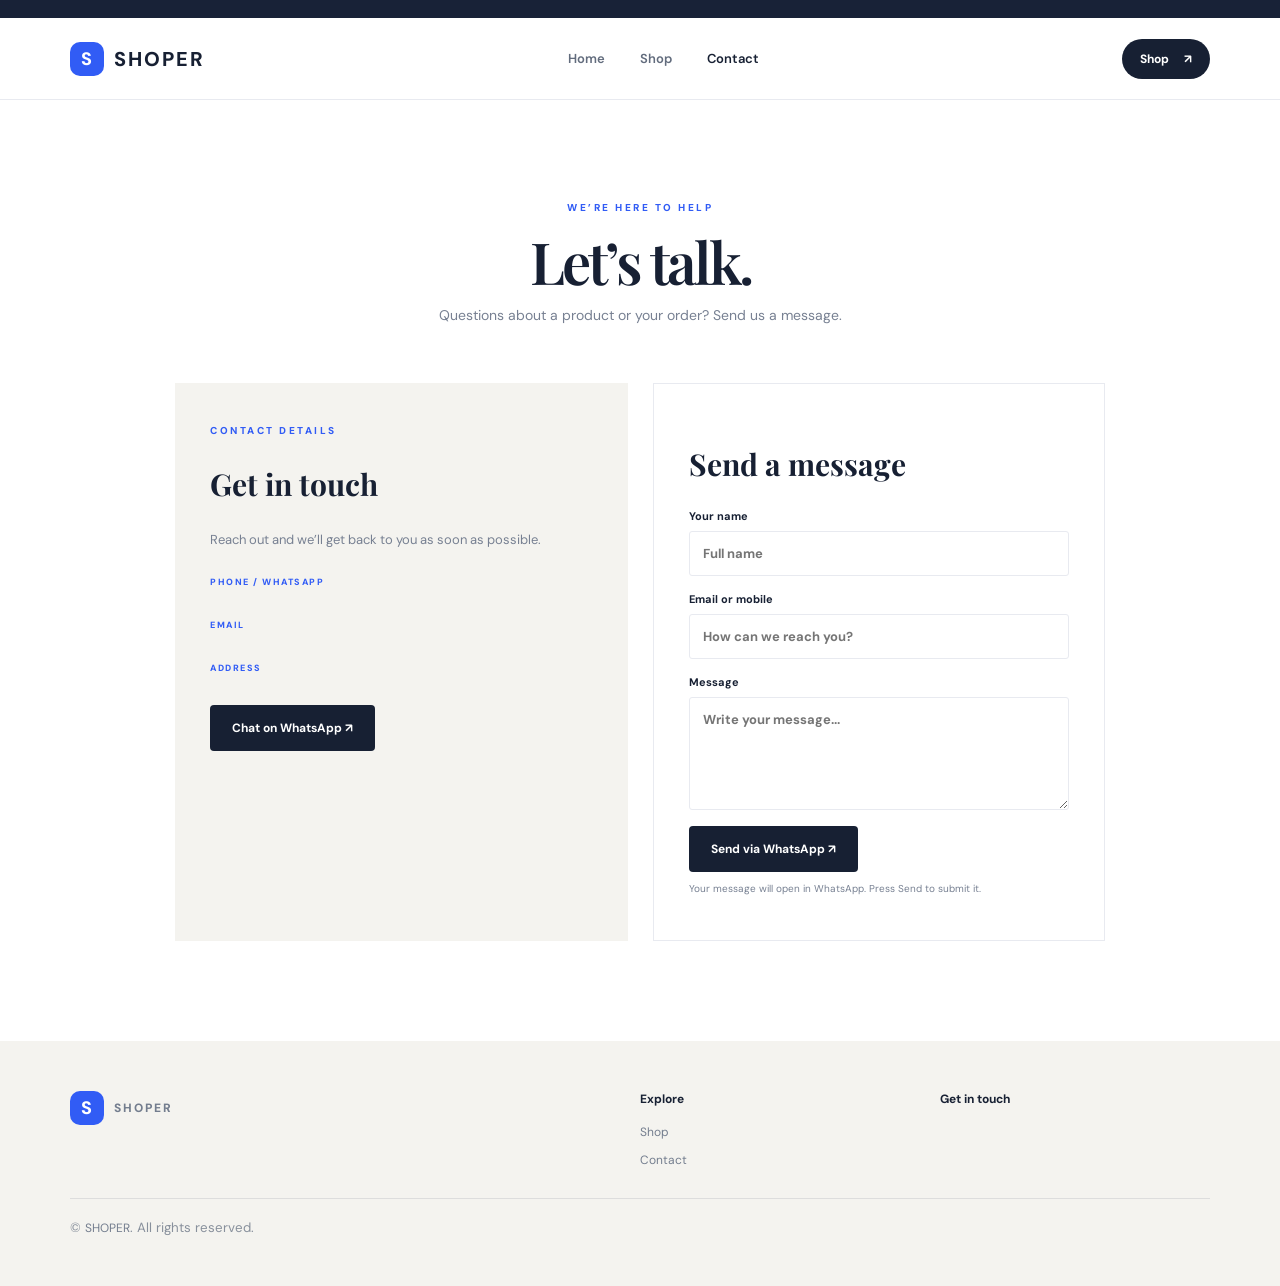
<file: contact.html>
<!doctype html><html lang="en"><head><meta charset="utf-8"><meta name="viewport" content="width=device-width,initial-scale=1"><title>Contact | SHOPER</title><link rel="stylesheet" href="style.css"></head><body><div id="announcement" class="announcement"></div><header class="header"><a class="logo" href="index.html"><span class="logo-mark" id="logoMark">S</span><img id="logoImg" hidden><span id="storeName">SHOPER</span></a><nav><a href="index.html">Home</a><a href="shop.html">Shop</a><a href="contact.html" class="active">Contact</a></nav><div class="header-actions"><a class="cart-link" href="shop.html">Shop <span>↗</span></a></div></header><main class="inner-page contact-page"><div class="page-heading"><span class="kicker">WE’RE HERE TO HELP</span><h1>Let’s talk.</h1><p>Questions about a product or your order? Send us a message.</p></div><div class="contact-layout"><section class="contact-card"><span class="kicker">CONTACT DETAILS</span><h2>Get in touch</h2><p>Reach out and we’ll get back to you as soon as possible.</p><div class="contact-detail"><small>PHONE / WHATSAPP</small><b id="contactPhone"></b></div><div class="contact-detail"><small>EMAIL</small><b id="contactEmail"></b></div><div class="contact-detail"><small>ADDRESS</small><b id="contactAddress"></b></div><a class="button dark-button" id="contactWhatsApp" target="_blank">Chat on WhatsApp ↗</a></section><form id="contactForm" class="contact-form"><h2>Send a message</h2><label>Your name<input required id="cName" placeholder="Full name"></label><label>Email or mobile<input required id="cReply" placeholder="How can we reach you?"></label><label>Message<textarea required id="cMessage" rows="5" placeholder="Write your message..."></textarea></label><button class="button dark-button">Send via WhatsApp ↗</button><p class="form-note">Your message will open in WhatsApp. Press Send to submit it.</p></form></div></main><footer id="siteFooter" hidden><div><a class="logo" href="index.html"><span class="logo-mark">S</span><span class="footer-store-name">SHOPER</span></a><p id="footerTagline"></p></div><div><b>Explore</b><a href="shop.html">Shop</a><a href="contact.html">Contact</a></div><div><b>Get in touch</b><span id="footerPhone"></span><span id="footerEmail"></span></div><small>© <span id="year"></span> <span class="footer-store-name">SHOPER</span>. All rights reserved.</small></footer><script type="module" src="store.js"></script></body></html>
</file>
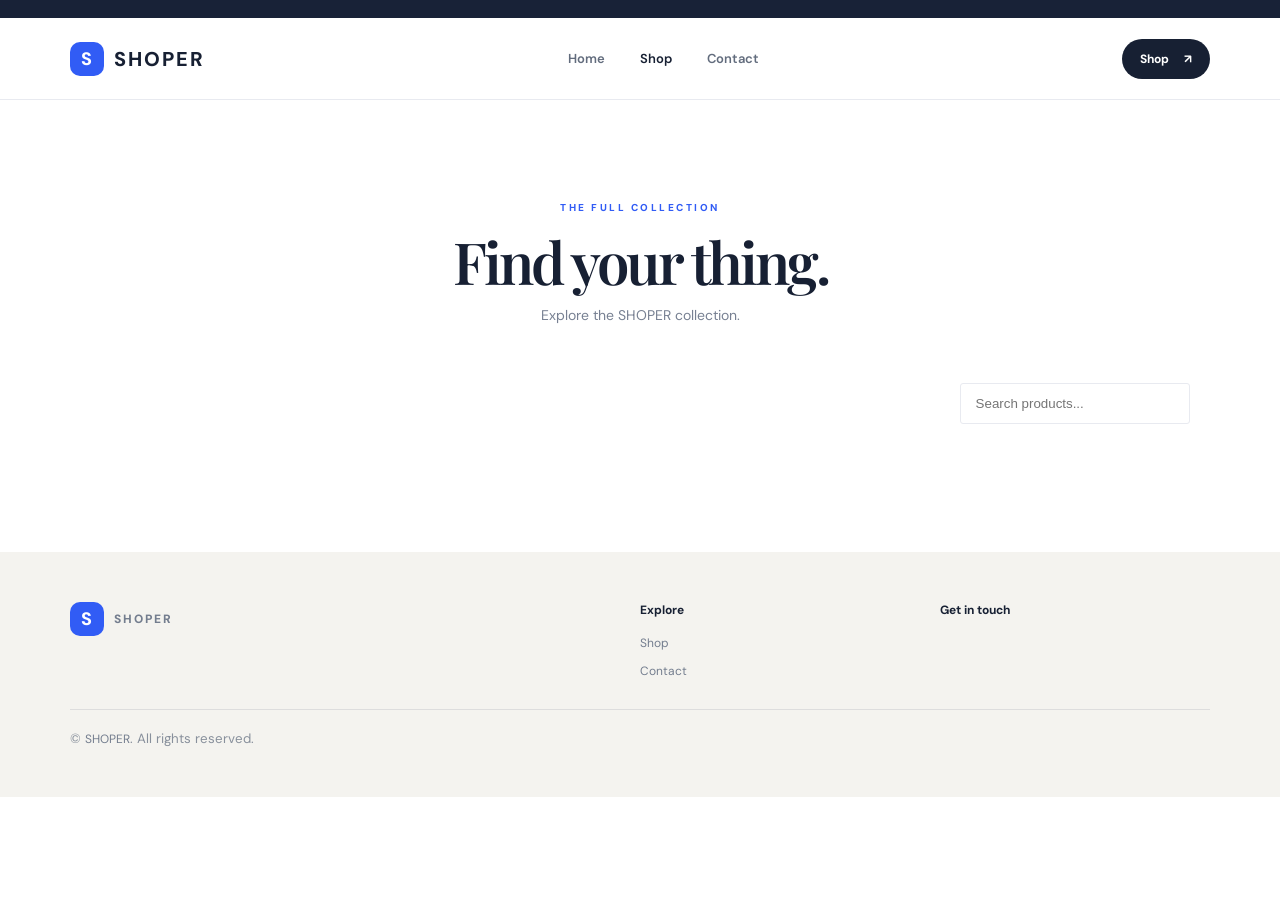
<file: shop.html>
<!doctype html><html lang="en"><head><meta charset="utf-8"><meta name="viewport" content="width=device-width,initial-scale=1"><title>Shop | SHOPER</title><link rel="stylesheet" href="style.css"></head><body><div id="announcement" class="announcement"></div><header class="header"><a class="logo" href="index.html"><span class="logo-mark" id="logoMark">S</span><img id="logoImg" hidden><span id="storeName">SHOPER</span></a><nav><a href="index.html">Home</a><a href="shop.html" class="active">Shop</a><a href="contact.html" id="contactNav">Contact</a></nav><div class="header-actions"><a class="cart-link" href="shop.html">Shop <span>↗</span></a></div></header><main class="inner-page"><div class="page-heading"><span class="kicker">THE FULL COLLECTION</span><h1>Find your thing.</h1><p>Explore the SHOPER collection.</p></div><div class="shop-toolbar"><div id="shopCategories" class="filter-chips"></div><input id="shopSearch" class="search-input" placeholder="Search products..."></div><div id="allProducts" class="product-grid"></div><p id="noResults" class="no-results" hidden>No products found in this category.</p></main><footer id="siteFooter" hidden><div><a class="logo" href="index.html"><span class="logo-mark">S</span><span class="footer-store-name">SHOPER</span></a><p id="footerTagline"></p></div><div><b>Explore</b><a href="shop.html">Shop</a><a href="contact.html">Contact</a></div><div><b>Get in touch</b><span id="footerPhone"></span><span id="footerEmail"></span></div><small>© <span id="year"></span> <span class="footer-store-name">SHOPER</span>. All rights reserved.</small></footer><script type="module" src="store.js"></script></body></html>
</file>
<file: style.css>
@import url('https://fonts.googleapis.com/css2?family=DM+Sans:wght@400;500;600;700;800&family=Playfair+Display:ital,wght@0,600;0,700;1,600;1,700&display=swap');:root{--accent:#315cf5;--ink:#172033;--muted:#778092;--line:#e8eaf0;--cream:#f5f4f0}*{box-sizing:border-box}body{margin:0;color:var(--ink);font-family:'DM Sans',Arial,sans-serif;background:#fff}a{color:inherit;text-decoration:none}.announcement{background:#182237;color:white;text-align:center;padding:9px 15px;font-size:10px;letter-spacing:2px;font-weight:700}.header{height:82px;padding:0 max(calc((100% - 1240px)/2),5.5%);display:flex;align-items:center;justify-content:space-between;border-bottom:1px solid var(--line);background:#fff;position:sticky;top:0;z-index:5}.logo{display:flex;align-items:center;gap:10px;font-size:20px;font-weight:800;letter-spacing:2px}.logo-mark{width:34px;height:34px;background:var(--accent);color:white;border-radius:10px;display:grid;place-items:center;font-size:18px}.logo img{max-width:42px;max-height:42px;object-fit:contain}.header nav{display:flex;gap:35px}.header nav a{font-size:13px;color:#626c7d;font-weight:600}.header nav a.active,.header nav a:hover{color:var(--ink)}.header-actions{display:flex;gap:18px;align-items:center}.icon-link{font-size:26px}.cart-link{background:#172033;color:white;padding:12px 18px;border-radius:30px;font-size:12px;font-weight:700}.cart-link span{margin-left:12px}.menu-btn{display:none;background:none;border:0;font-size:22px}.hero{min-height:590px;background:#f3f2ed;padding:70px max(calc((100% - 1240px)/2),5.5%);display:grid;grid-template-columns:1fr 1fr;align-items:center;overflow:hidden}.hero-copy{padding:20px 0}.kicker{font-size:10px;letter-spacing:2.5px;font-weight:800;color:var(--accent)}.hero h1,.page-heading h1{font-size:clamp(46px,6vw,78px);line-height:1.04;letter-spacing:-3px;font-weight:600;margin:22px 0;font-family:'Playfair Display',Georgia,serif}.hero h1 em,.promo h2 em,.admin-login h1 em{color:var(--accent);font-weight:600}.hero-copy>p{color:#687183;line-height:1.9;max-width:440px;font-size:15px}.button{display:inline-flex;align-items:center;justify-content:center;gap:20px;padding:15px 22px;border:0;border-radius:4px;font-family:inherit;font-weight:700;font-size:12px;cursor:pointer}.dark-button{background:#172033;color:white}.light-button{background:white;color:#172033}.outline-button{background:white;color:#172033;border:1px solid var(--line)}.hero .button{margin-top:22px}.hero-note{margin-top:40px;color:#737d8e;font-size:11px}.tiny-star{color:var(--accent);font-size:19px;margin-right:8px}.hero-visual{height:440px;position:relative;display:grid;place-items:center}.hero-shape{position:absolute;width:370px;height:370px;border-radius:50%;background:#d8dce7;right:8%;top:5%}.hero-product{position:relative;width:300px;background:white;padding:15px;box-shadow:0 30px 70px #18243b24;transform:rotate(4deg)}.hero-product-label{font-size:9px;letter-spacing:2px;font-weight:800;padding:5px}.hero-product img{width:100%;height:260px;object-fit:cover}.hero-product-bottom{padding:10px;display:grid;gap:7px}.hero-product-bottom span{font-size:9px;letter-spacing:2px;color:var(--accent)}.hero-product-bottom b{font-family:'Playfair Display';font-size:20px}.hero-sticker{position:absolute;right:1%;bottom:20px;width:100px;height:100px;background:var(--accent);border-radius:50%;color:white;display:grid;place-content:center;text-align:center;font-size:14px;line-height:1.1;font-weight:800;transform:rotate(12deg)}.hero-sticker span{font-size:20px}.category-section,.products-section{max-width:1240px;margin:auto;padding:85px 5.5%}.section-title{display:flex;align-items:end;justify-content:space-between;margin-bottom:32px}.section-title h2{font-family:'Playfair Display';font-size:37px;font-weight:600;margin:9px 0 0;letter-spacing:-1px}.text-link{font-size:12px;font-weight:700;border-bottom:1px solid #b9bfca;padding-bottom:6px}.category-tiles{display:grid;grid-template-columns:repeat(3,1fr);gap:16px}.category-tile{height:145px;background:#f4f3ef;padding:22px;display:flex;flex-direction:column;justify-content:space-between;position:relative;transition:.2s}.category-tile:nth-child(2){background:#eef0f6}.category-tile:nth-child(3){background:#f5eee9}.category-tile span{font-size:10px;color:var(--accent)}.category-tile b{font-family:'Playfair Display';font-size:25px}.category-tile i{position:absolute;right:22px;bottom:20px;font-style:normal}.products-section{padding-top:30px;padding-bottom:100px}.product-grid{display:grid;grid-template-columns:repeat(4,1fr);gap:19px}.product-card{min-width:0}.product-image{height:270px;background:#f3f3f1;display:block;position:relative;overflow:hidden}.product-image img{width:100%;height:100%;object-fit:cover;transition:transform .5s}.product-card:hover .product-image img{transform:scale(1.04)}.product-tag{position:absolute;top:12px;left:12px;background:white;padding:7px 10px;font-size:9px;letter-spacing:1px;font-weight:800}.product-info{padding:15px 2px}.product-info>small{font-size:9px;color:var(--accent);letter-spacing:1.6px;font-weight:800}.product-info h3{font-size:15px;margin:8px 0}.product-info p{font-size:11px;color:var(--muted);line-height:1.6;min-height:35px}.product-price{font-weight:800;font-size:16px;margin:13px 0}.product-price del{font-size:11px;color:#a3a9b3;font-weight:500;margin-left:8px}.product-order{width:100%;background:#f0f1f5;color:#172033;padding:12px}.promo{background:#182237;color:white;padding:65px max(calc((100% - 1240px)/2),5.5%);display:grid;grid-template-columns:1fr 1fr auto;align-items:center;gap:30px}.promo .kicker{color:#aab8ff}.promo h2{font-family:'Playfair Display';font-size:43px;line-height:1.1;margin:15px 0}.promo p{color:#c0c7d4;line-height:1.8;font-size:13px;max-width:330px}.promo h2 em{color:#aab8ff}footer{background:#f4f3ef;padding:50px max(calc((100% - 1240px)/2),5.5%);display:grid;grid-template-columns:2fr 1fr 1fr;gap:30px}footer>div{display:flex;flex-direction:column;gap:12px}footer p,footer span,footer a{font-size:12px;color:#737d8e}footer b{font-size:12px;margin-bottom:5px}footer small{grid-column:1/-1;border-top:1px solid #ddd;padding-top:20px;color:#88909c}.inner-page{max-width:1240px;margin:auto;padding:65px 5.5% 100px}.page-heading{text-align:center;padding:30px 0 45px}.page-heading h1{font-size:58px;margin:15px 0}.page-heading p{color:var(--muted);font-size:14px}.shop-toolbar{display:flex;justify-content:space-between;gap:20px;align-items:center;margin-bottom:28px}.filter-chips{display:flex;gap:8px;flex-wrap:wrap}.filter-chip{border:1px solid var(--line);background:white;padding:9px 15px;border-radius:30px;font-size:11px;cursor:pointer}.filter-chip.selected{background:#172033;color:white;border-color:#172033}.search-input{padding:12px 15px;border:1px solid var(--line);border-radius:3px;min-width:230px}.no-results{text-align:center;color:var(--muted);padding:50px}.contact-layout{display:grid;grid-template-columns:1fr 1fr;gap:25px;max-width:930px;margin:auto}.contact-card,.contact-form{padding:35px;background:#f4f3ef}.contact-card h2,.contact-form h2{font-family:'Playfair Display';font-size:30px}.contact-card>p{color:var(--muted);font-size:13px;line-height:1.7}.contact-detail{display:grid;gap:6px;margin:25px 0}.contact-detail small{font-size:9px;letter-spacing:1.5px;color:var(--accent);font-weight:800}.contact-detail b{font-size:13px;overflow-wrap:anywhere}.contact-form{background:white;border:1px solid var(--line)}label{display:block;font-size:11px;font-weight:700;margin:16px 0}label input,label textarea,label select{display:block;width:100%;margin-top:8px;padding:13px;border:1px solid var(--line);border-radius:3px;font:inherit;font-size:13px}.form-note{font-size:10px;color:var(--muted)}.product-overlay{position:fixed;inset:0;background:#101827b8;z-index:20;display:grid;place-items:center;padding:20px}.product-dialog{width:min(900px,100%);max-height:92vh;overflow:auto;background:white;display:grid;grid-template-columns:1fr 1fr;position:relative}.dialog-close{position:absolute;right:12px;top:12px;border:0;background:white;width:35px;height:35px;font-size:23px;z-index:2;cursor:pointer}.dialog-gallery{background:#f2f2ef;padding:25px;display:flex;align-content:start;gap:8px;flex-wrap:wrap}.dialog-main{width:100%;height:340px;object-fit:contain}.thumb{width:65px;height:65px;object-fit:cover;cursor:pointer}.dialog-details{padding:35px}.dialog-details h2{font-family:'Playfair Display';font-size:30px}.dialog-desc{font-size:13px;color:var(--muted);line-height:1.7}.order-form .button{width:100%;margin-top:10px}.admin-page{background:#f4f5f8;min-height:100vh}.admin-top{height:72px;background:white;border-bottom:1px solid var(--line);padding:0 5.5%;display:flex;align-items:center;justify-content:space-between}.admin-top>a:last-child{font-size:12px;font-weight:700}.admin-top .logo small{font-size:9px;color:var(--accent);letter-spacing:2px}.admin-wrap{max-width:1320px;margin:40px auto;padding:0 4%}.admin-login{background:white;max-width:470px;padding:40px;margin:8vh auto;box-shadow:0 12px 50px #1720330c}.admin-login h1{font-family:'Playfair Display';font-size:48px;line-height:1.05}.admin-login>p{color:var(--muted);font-size:13px;line-height:1.7}.admin-login form .button{width:100%;margin-top:12px}.error{color:#c33;font-size:12px}.admin-heading{display:flex;justify-content:space-between;align-items:center;margin-bottom:25px}.admin-heading h1{font-family:'Playfair Display';font-size:40px;margin:10px 0}.admin-heading p,.admin-content>section>p{font-size:13px;color:var(--muted)}.admin-heading>div:last-child{display:flex;gap:8px}.admin-layout{display:grid;grid-template-columns:220px 1fr;gap:18px}.side-nav{background:white;padding:12px;align-self:start;display:grid;gap:5px}.tab{text-align:left;padding:13px;border:0;background:white;cursor:pointer;font-size:12px;color:#687386;border-radius:3px}.tab.active{background:#eef1ff;color:var(--accent);font-weight:800}.admin-content{min-width:0}.admin-content h2{font-family:'Playfair Display';font-size:27px;margin:0 0 8px}.admin-stats{display:grid;grid-template-columns:repeat(3,1fr);gap:12px;margin-bottom:16px}.admin-stats>div,.admin-box{background:white;padding:22px;border:1px solid var(--line);margin-bottom:15px}.admin-stats small{display:block;color:var(--muted);font-size:11px}.admin-stats b{display:block;font-size:24px;margin-top:8px}.admin-box p{font-size:13px;color:var(--muted);line-height:1.8}.panel-head{display:flex;align-items:center;justify-content:space-between;margin-bottom:15px}.panel-head h2{margin:0}.panel-head p{font-size:12px;color:var(--muted)}.product-editor{border:1px solid #dbe1fa}.form-grid{display:grid;grid-template-columns:1fr 1fr;gap:0 15px}.image-preview,.logo-preview{display:flex;gap:8px;flex-wrap:wrap;margin:10px 0}.image-preview img,.logo-preview img{width:70px;height:70px;object-fit:cover;background:#eee}.button-row{display:flex;gap:10px}.admin-list{background:white}.admin-row{display:flex;align-items:center;gap:13px;padding:13px;border-bottom:1px solid var(--line)}.admin-row>img{width:55px;height:55px;object-fit:cover;background:#eee}.row-main{flex:1;min-width:0}.row-main b{font-size:13px}.row-main small{display:block;font-size:10px;color:var(--muted);margin-top:5px}.small-btn{background:white;border:1px solid var(--line);padding:8px 11px;font-size:10px;cursor:pointer}.small-btn.danger{color:#c33}.inline-form{display:flex;gap:10px;margin:20px 0}.inline-form input{flex:1;padding:12px;border:1px solid var(--line)}.category-row{padding:17px}.category-row b{flex:1;font-size:13px}.toggle-row{display:flex;align-items:center;justify-content:space-between;padding:15px 0;border-bottom:1px solid var(--line)}.toggle-row b{display:block;font-size:13px}.toggle-row small{display:block;color:var(--muted);font-size:10px;margin-top:4px}.toggle-row input{width:18px;height:18px;accent-color:var(--accent)}.warning{padding:17px;background:#fff6e3;border:1px solid #f0dfb6;font-size:12px;line-height:1.7;color:#755a21;margin:15px 0}.admin-box code{background:#f0f1f5;padding:3px 5px}@media(max-width:850px){.hero{grid-template-columns:1fr;padding-top:45px}.hero-visual{height:370px}.product-grid{grid-template-columns:repeat(2,1fr)}.promo{grid-template-columns:1fr 1fr}.promo .button{grid-column:1/-1;justify-self:start}.admin-layout{grid-template-columns:1fr}.side-nav{display:flex;overflow:auto}.tab{white-space:nowrap}.contact-layout{grid-template-columns:1fr}}@media(max-width:560px){.header{height:65px;padding:0 5%}.header nav{gap:14px}.header nav a{font-size:11px}.header-actions{gap:10px}.cart-link{padding:10px 12px;font-size:10px}.icon-link{display:none}.hero{padding:40px 6% 20px}.hero h1{font-size:48px}.hero-visual{height:310px}.hero-product{width:235px}.hero-product img{height:200px}.hero-shape{width:270px;height:270px}.hero-sticker{width:78px;height:78px;font-size:11px}.category-section,.products-section{padding:55px 5%}.section-title h2{font-size:29px}.category-tiles{grid-template-columns:1fr 1fr}.category-tile{height:115px;padding:15px}.category-tile b{font-size:19px}.product-grid{gap:13px}.product-image{height:180px}.product-info h3{font-size:13px}.product-info p{font-size:10px}.promo{padding:45px 6%;grid-template-columns:1fr;gap:10px}.promo h2{font-size:36px}.promo .button{grid-column:auto}.inner-page{padding:40px 5% 70px}.page-heading h1{font-size:43px}.shop-toolbar{display:block}.filter-chips{margin-bottom:15px}.search-input{width:100%}.product-dialog{grid-template-columns:1fr}.dialog-main{height:220px}.dialog-details{padding:22px}.admin-wrap{margin:20px auto;padding:0 3%}.admin-heading{align-items:flex-start;gap:12px;flex-direction:column}.admin-heading>div:last-child{flex-wrap:wrap}.admin-stats{gap:7px}.admin-stats>div{padding:12px}.admin-stats b{font-size:18px}.admin-box{padding:15px}.form-grid{grid-template-columns:1fr}.admin-row{gap:8px;padding:9px}.admin-row>img{width:43px;height:43px}.small-btn{padding:7px}.admin-top{padding:0 4%}.admin-login{padding:27px}.admin-login h1{font-size:40px}.header nav{display:none}.header nav.open{display:flex;position:absolute;top:65px;left:0;right:0;background:white;padding:18px;flex-direction:column;border-bottom:1px solid var(--line)}.menu-btn{display:block}footer{padding:35px 6%;grid-template-columns:1fr 1fr}footer>div:first-child{grid-column:1/-1}}
/* Customer order management */
.admin-count{display:inline-flex;align-items:center;justify-content:center;min-width:20px;height:20px;margin-left:6px;padding:0 6px;border-radius:20px;background:#315cf5;color:#fff;font-size:11px}
.order-card{margin:12px 0;padding:18px}.order-head{display:flex;justify-content:space-between;gap:12px;align-items:flex-start;flex-wrap:wrap}.order-head h3{margin:0}.order-head small,.order-method{color:#687386;font-size:12px}.order-controls{display:flex;gap:10px;align-items:center;flex-wrap:wrap;margin-top:12px}.order-controls select{max-width:180px;padding:9px;border:1px solid #d7dce5;border-radius:8px;background:#fff}.order-card p{margin:8px 0;color:#515b6b}.order-card> b{display:block;margin-top:8px}
</file>
